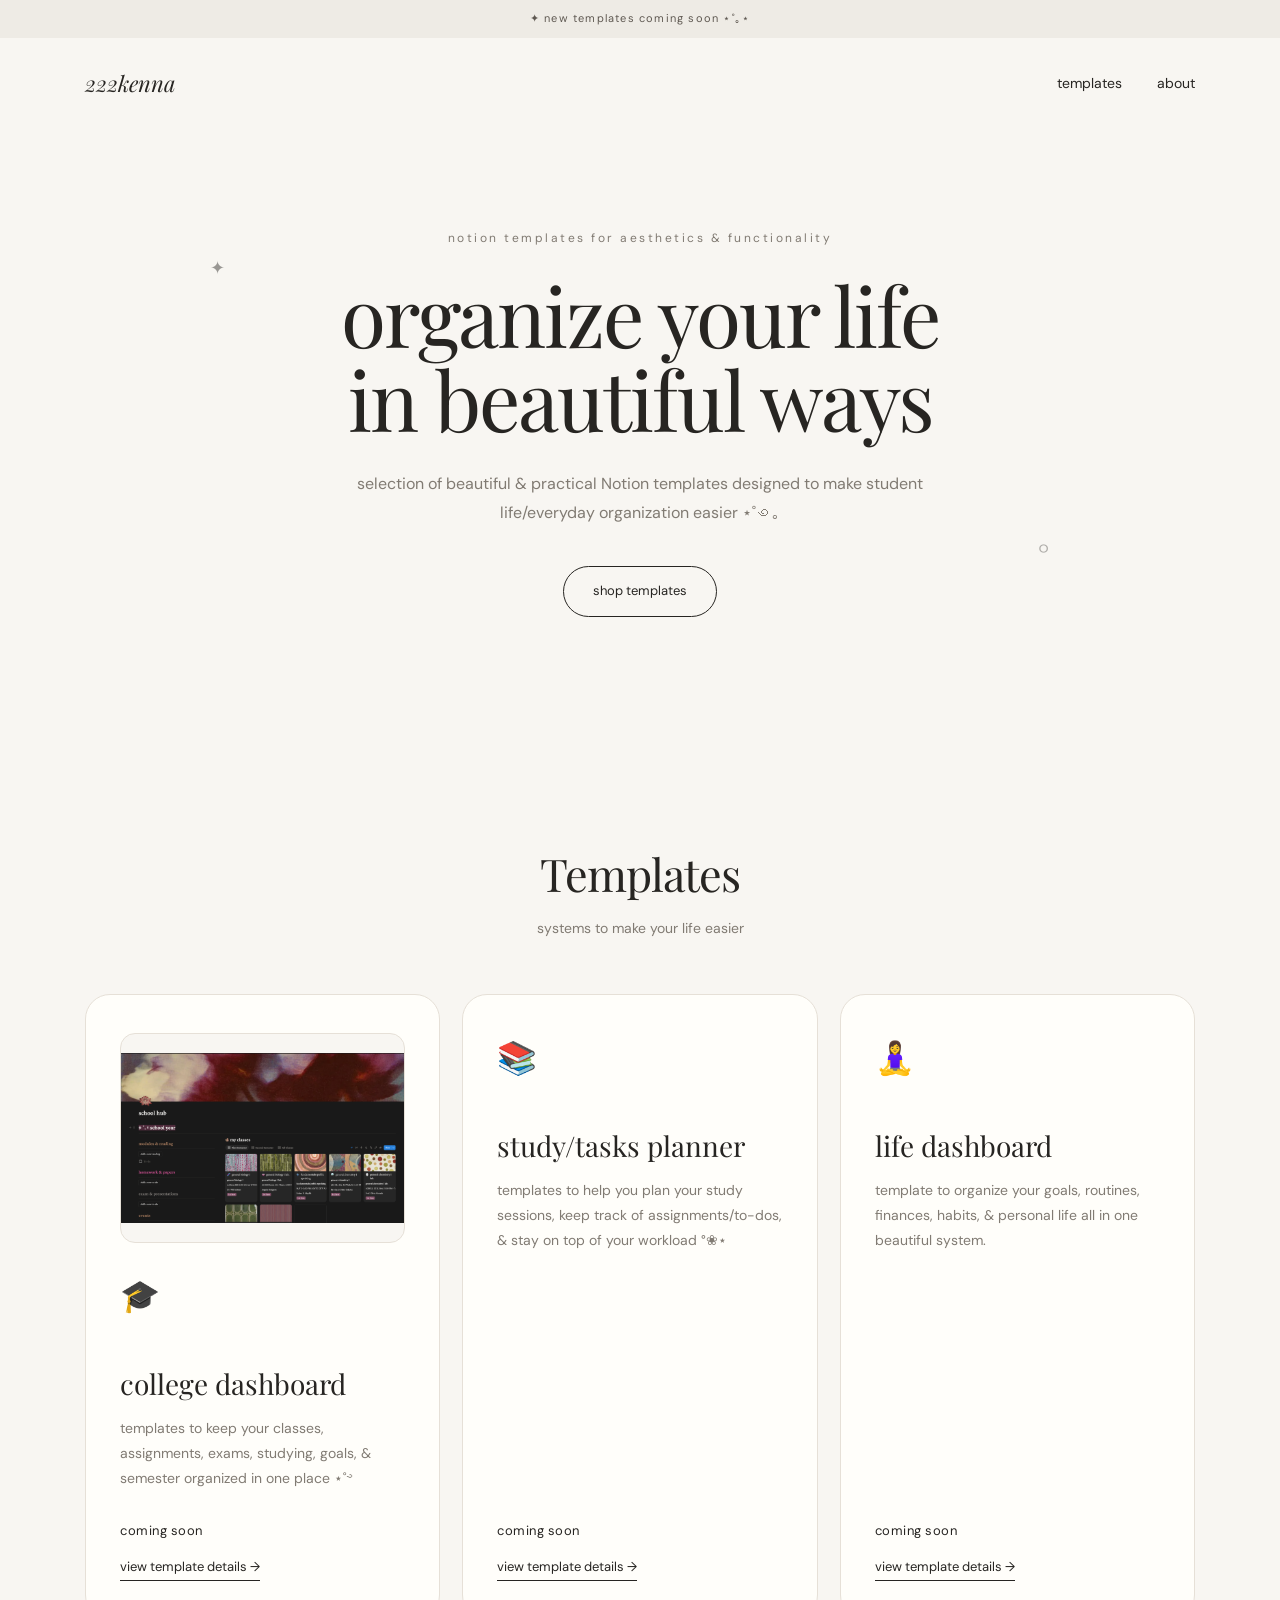
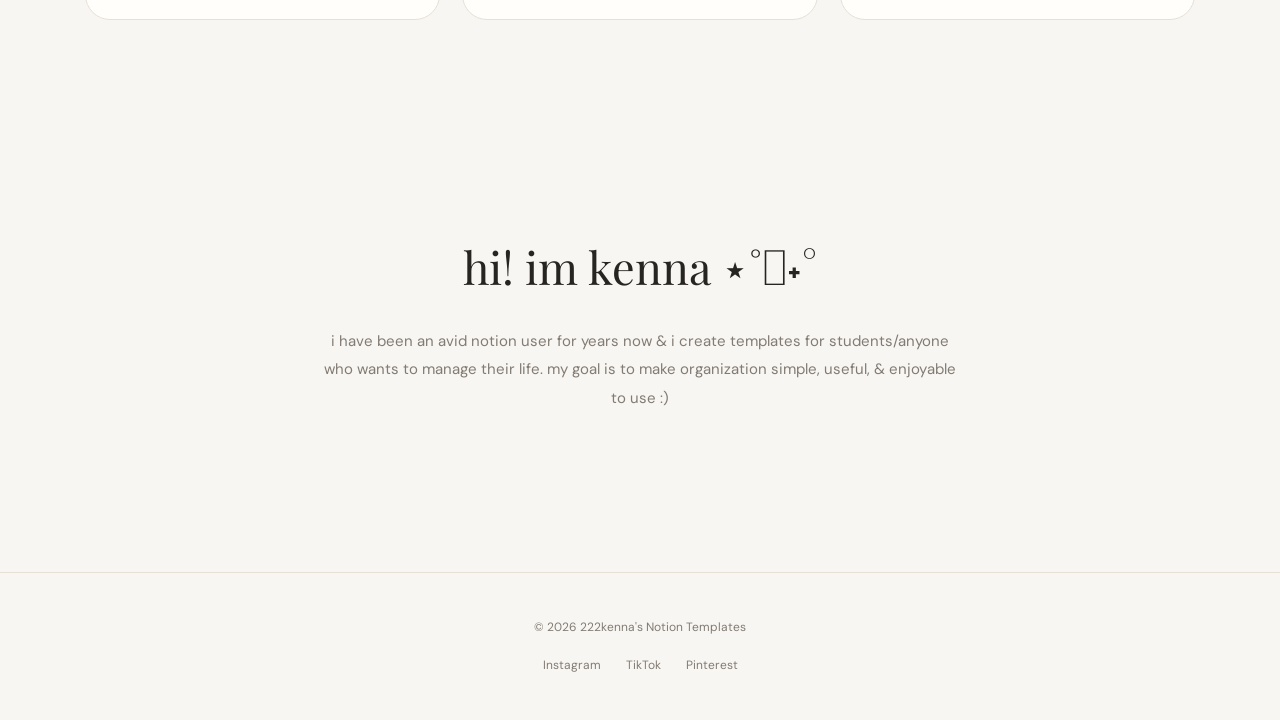
<file: index.html>
<!DOCTYPE html>
<html lang="en">
<head>
    <meta charset="UTF-8">
    <meta name="viewport" content="width=device-width, initial-scale=1.0">
    <link rel="stylesheet" href="style.css">

    <title>222kenna's Notion Templates</title>

    <meta
        name="description"
        content="Beautiful & practical Notion templates designed to make student life and everyday organization easier."
    >
</head>

<body>

    <!-- Announcement -->

    <div class="announcement">
        ✦ new templates coming soon ⋆˚｡⋆
    </div>


    <!-- Navigation -->

    <nav>

        <div class="logo">
            222kenna
        </div>

        <ul>
            <li>
                <a href="#templates">templates</a>
            </li>

            <li>
                <a href="#about">about</a>
            </li>
        </ul>

    </nav>


    <!-- Hero -->

    <header class="hero">

        <div class="eyebrow">
            notion templates for aesthetics & functionality
        </div>

        <h1>
            organize your life<br>
            in beautiful ways
        </h1>

        <p>
            selection of beautiful & practical Notion templates designed
            to make student life/everyday organization easier ⋆˚꩜｡
        </p>

        <a href="#templates" class="button">
            shop templates
        </a>

    </header>


    <!-- Templates -->

    <section id="templates">

        <div class="section-title">

            <h2>
                Templates
            </h2>

            <p>
                systems to make your life easier
            </p>

        </div>

        <div class="products">
        <!-- COLLEGE DASHBOARD -->

        <div class="product">

            <img
                src="college-dashboard.png"
                alt="college dashboard Notion template preview"
                class="product-image"
            >

            <div class="product-icon">
                🎓
            </div>

            <h3>
                college dashboard
            </h3>

            <p>
                templates to keep your classes, assignments, exams,
                studying, goals, & semester organized in one place ⋆˚࿔
            </p>

            <div class="price">
                coming soon
            </div>

           <a href="college-dashboard.html" class="product-button">
    view template details →
</a>

        </div>


        <!-- STUDY / TASKS PLANNER -->

        <div class="product">

            <div class="product-icon">
                📚
            </div>

            <h3>
                study/tasks planner
            </h3>

            <p>
                templates to help you plan your study sessions,
                keep track of assignments/to-dos, & stay on top
                of your workload °❀⋆
            </p>

            <div class="price">
                coming soon
            </div>

            <a href="#" class="product-button">
                view template details →
            </a>

        </div>


        <!-- LIFE DASHBOARD -->

        <div class="product">

            <div class="product-icon">
                🧘‍♀️
            </div>

            <h3>
                life dashboard
            </h3>

            <p>
                template to organize your goals, routines, finances,
                habits, & personal life all in one beautiful system.
            </p>

            <div class="price">
                coming soon
            </div>

            <a href="#" class="product-button">
                view template details →
            </a>

                   </div>

        </div>

    </section>


    <!-- About -->

    <section id="about" class="about">

        <h2>
            hi! im kenna ⋆˚𖤓˖°
        </h2>

        <p>
            i have been an avid notion user for years now & i create
            templates for students/anyone who wants to manage their life.
            my goal is to make organization simple, useful, & enjoyable
            to use :)
        </p>

    </section>


    <!-- Footer -->

    <footer>

        <div>
            © 2026 222kenna's Notion Templates
        </div>

        <div class="socials">

            <a
                href="https://www.instagram.com/222kenna/"
                target="_blank"
            >
                Instagram
            </a>

            <a
                href="https://www.tiktok.com/@sopunchdrunklovesick"
                target="_blank"
            >
                TikTok
            </a>

            <a
                href="https://www.pinterest.com/222pure/"
                target="_blank"
            >
                Pinterest
            </a>

        </div>

    </footer>

</body>
</html>
</file>
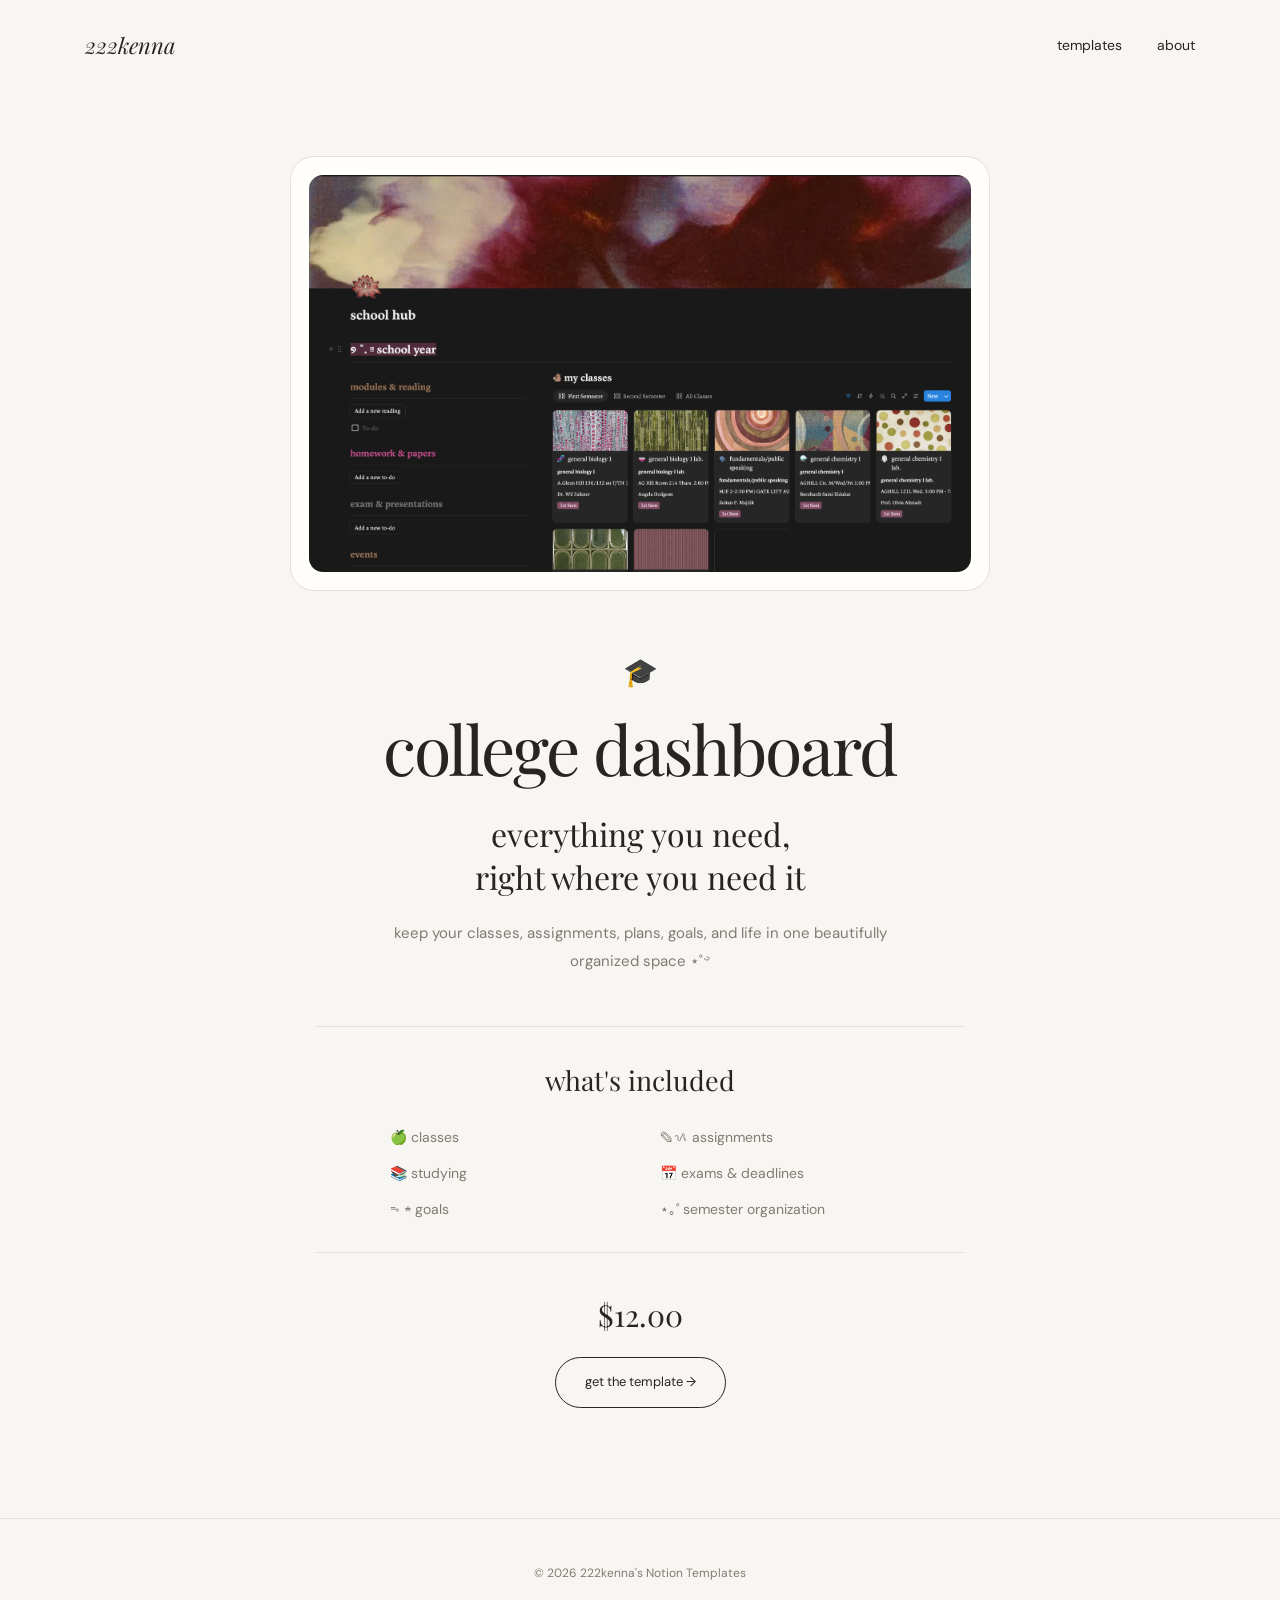
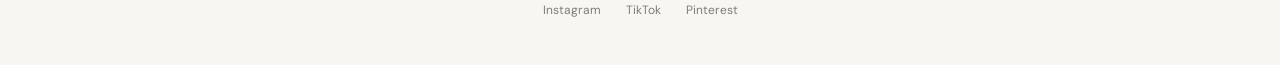
<file: college-dashboard.html>
<!DOCTYPE html>
<html lang="en">

<head>

    <meta charset="UTF-8">

    <meta
        name="viewport"
        content="width=device-width, initial-scale=1.0"
    >

    <link rel="stylesheet" href="style.css">

    <title>College Dashboard — 222kenna</title>

    <meta
        name="description"
        content="A beautiful and practical Notion dashboard for organizing your entire college life."
    >

</head>


<body>


    <!-- Navigation -->

    <nav>

        <div class="logo">
            222kenna
        </div>

        <ul>

            <li>
                <a href="index.html#templates">
                    templates
                </a>
            </li>

            <li>
                <a href="index.html#about">
                    about
                </a>
            </li>

        </ul>

    </nav>



    <!-- PRODUCT PAGE -->

    <main class="template-page">


        <!-- Main Preview -->

        <div class="template-preview">

            <img
                src="college-dashboard.png"
                alt="college dashboard Notion template preview"
            >

        </div>



        <!-- Product Information -->

        <div class="template-info">


            <div class="template-icon">
                🎓
            </div>


            <h1>
                college dashboard
            </h1>


            <h2>
                everything you need,<br>
                right where you need it
            </h2>


            <p class="template-description">
                keep your classes, assignments, plans, goals, and life in one
                beautifully organized space ⋆˚࿔
            </p>



            <!-- What's Included -->

            <div class="template-included">

                <h3>
                    what's included
                </h3>

                <ul>

                    <li>🍏 classes</li>

                    <li>✎ᝰ assignments</li>

                    <li>📚 studying</li>

                    <li>📅 exams & deadlines</li>

                    <li>ᯓ★ goals</li>

                    <li>⋆｡˚ semester organization</li>

                </ul>

            </div>



            <!-- Purchase -->

            <div class="template-purchase">

                <div class="template-price">
                    $12.00
                </div>

                <a
                    href="#"
                    class="button template-button"
                >
                    get the template →
                </a>

            </div>


        </div>

    </main>



    <!-- Footer -->

    <footer>

        <div>
            © 2026 222kenna's Notion Templates
        </div>


        <div class="socials">

            <a
                href="https://www.instagram.com/222kenna/"
                target="_blank"
            >
                Instagram
            </a>

            <a
                href="https://www.tiktok.com/@sopunchdrunklovesick"
                target="_blank"
            >
                TikTok
            </a>

            <a
                href="https://www.pinterest.com/222pure/"
                target="_blank"
            >
                Pinterest
            </a>

        </div>

    </footer>


</body>

</html>
</file>
<file: style.css>
@import url('https://fonts.googleapis.com/css2?family=DM+Sans:wght@400;500;600&family=Playfair+Display:ital,wght@0,400;0,500;1,400;1,500&display=swap');

:root {
    --background: #f8f6f2;
    --card: #fffefa;
    --text: #272522;
    --muted: #817b73;
    --border: #e6e0d7;
    --accent: #d8cfc2;
}

* {
    box-sizing: border-box;
    margin: 0;
    padding: 0;
}

html {
    scroll-behavior: smooth;
}

body {
    font-family: "DM Sans", sans-serif;
    background: var(--background);
    color: var(--text);
    line-height: 1.6;
    overflow-x: hidden;
}

a {
    text-decoration: none;
    color: inherit;
}


/* ============================= */
/* NAVIGATION */
/* ============================= */

nav {
    max-width: 1180px;
    margin: auto;
    padding: 28px 35px;

    display: flex;
    justify-content: space-between;
    align-items: center;

    font-size: 14px;
}

.logo {
    font-family: "Playfair Display", serif;
    font-size: 22px;
    font-style: italic;
}

nav ul {
    list-style: none;
    display: flex;
    gap: 35px;
}

nav a {
    transition: opacity 0.2s ease;
}

nav a:hover {
    opacity: 0.45;
}


/* ============================= */
/* HERO */
/* ============================= */

.hero {
    position: relative;

    max-width: 1000px;
    margin: 100px auto 130px;

    padding: 0 30px;

    text-align: center;
}

.hero::before {
    content: "✦";
    position: absolute;

    left: 7%;
    top: 25px;

    font-size: 18px;
    opacity: 0.45;

    animation: float 4s ease-in-out infinite;
}

.hero::after {
    content: "˚";
    position: absolute;

    right: 9%;
    bottom: 20px;

    font-size: 45px;
    font-family: "Playfair Display", serif;

    opacity: 0.35;

    animation: float 5s ease-in-out infinite;
}

@keyframes float {
    0%, 100% {
        transform: translateY(0);
    }

    50% {
        transform: translateY(-7px);
    }
}

.eyebrow {
    font-size: 12px;
    letter-spacing: 2.5px;

    text-transform: lowercase;

    color: var(--muted);

    margin-bottom: 25px;
}

.hero h1 {
    font-family: "Playfair Display", serif;

    font-size: clamp(48px, 7vw, 82px);

    font-weight: 400;

    line-height: 1.02;

    letter-spacing: -2px;

    margin-bottom: 30px;
}

.hero p {
    max-width: 630px;

    margin: auto;

    color: var(--muted);

    font-size: 16px;

    line-height: 1.8;
}

.button {
    display: inline-block;

    margin-top: 38px;

    padding: 14px 29px;

    border: 1px solid var(--text);

    border-radius: 100px;

    font-size: 13px;

    transition:
        background 0.25s ease,
        color 0.25s ease,
        transform 0.25s ease;
}

.button:hover {
    background: var(--text);
    color: white;

    transform: translateY(-2px);
}


/* ============================= */
/* SECTIONS */
/* ============================= */

section {
    max-width: 1180px;

    margin: auto;

    padding: 90px 35px;
}

.section-title {
    text-align: center;

    margin-bottom: 55px;
}

.section-title h2 {
    font-family: "Playfair Display", serif;

    font-size: 45px;

    font-weight: 400;

    letter-spacing: -1px;
}

.section-title p {
    margin-top: 8px;

    color: var(--muted);

    font-size: 14px;
}


/* ============================= */
/* PRODUCT GRID */
/* ============================= */

.products {
    display: grid;

    grid-template-columns:
        repeat(auto-fit, minmax(280px, 1fr));

    gap: 22px;
}

.product {
    position: relative;

    background: var(--card);

    border: 1px solid var(--border);

    border-radius: 25px;

    padding: 38px 34px;

    min-height: 390px;

    display: flex;
    flex-direction: column;

    transition:
        transform 0.3s ease,
        box-shadow 0.3s ease;
}

.product:hover {
    transform: translateY(-7px);

    box-shadow:
        0 20px 50px rgba(40, 35, 30, 0.07);
}

.product-icon {
    font-size: 32px;

    margin-bottom: 45px;
}

.product h3 {
    font-family: "Playfair Display", serif;

    font-size: 28px;

    font-weight: 400;

    line-height: 1.2;

    margin-bottom: 15px;

    text-transform: lowercase;
}

.product p {
    color: var(--muted);

    font-size: 14px;

    line-height: 1.8;
}

.price {
    margin-top: auto;

    padding-top: 30px;

    font-size: 13px;

    letter-spacing: 0.5px;

    text-transform: lowercase;
}

.product-button {
    display: inline-block;

    margin-top: 15px;

    width: fit-content;

    font-size: 13px;

    border-bottom: 1px solid var(--text);

    padding-bottom: 2px;

    transition: opacity 0.2s ease;
}

.product-button:hover {
    opacity: 0.45;
}


/* ============================= */
/* ABOUT */
/* ============================= */

.about {
    max-width: 720px;

    text-align: center;

    padding-top: 120px;
    padding-bottom: 120px;
}

.about h2 {
    font-family: "Playfair Display", serif;

    font-size: 45px;

    font-weight: 400;

    margin-bottom: 25px;
}

.about p {
    color: var(--muted);

    font-size: 15px;

    line-height: 1.9;
}


/* ============================= */
/* FOOTER */
/* ============================= */

footer {
    border-top: 1px solid var(--border);

    margin-top: 40px;

    padding: 45px 30px;

    text-align: center;

    color: var(--muted);

    font-size: 12px;
}

.socials {
    display: flex;

    justify-content: center;

    gap: 25px;

    margin-top: 18px;
}

.socials a {
    transition: opacity 0.2s ease;
}

.socials a:hover {
    opacity: 0.45;
}


/* ============================= */
/* MOBILE */
/* ============================= */

@media (max-width: 650px) {

    nav {
        padding: 22px 20px;
    }

    nav ul {
        gap: 17px;

        font-size: 12px;
    }

    .hero {
        margin-top: 70px;

        margin-bottom: 90px;
    }

    .hero h1 {
        font-size: 48px;

        letter-spacing: -1.5px;
    }

    .hero::before {
        left: 2%;
    }

    .hero::after {
        right: 2%;
    }

    section {
        padding: 65px 20px;
    }

    .section-title h2 {
        font-size: 38px;
    }

    .products {
        grid-template-columns: 1fr;
    }

    .product {
        min-height: 350px;

        padding: 30px;
    }

    .about {
        padding-top: 80px;
        padding-bottom: 80px;
    }

    .about h2 {
        font-size: 38px;
    }
}
/* ============================= */
/* ANNOUNCEMENT BAR */
/* ============================= */

.announcement {
    width: 100%;

    padding: 10px 20px;

    text-align: center;

    background: #eeebe5;

    color: #5f5952;

    font-size: 11px;

    letter-spacing: 1.2px;

    text-transform: lowercase;
}
/* ============================= */
/* TEMPLATE PREVIEWS */
/* ============================= */

.product-image {
    width: 100%;
    height: 210px;
object-fit: contain;
background: var(--background);

    border-radius: 15px;

    border: 1px solid var(--border);

    margin-bottom: 28px;

    display: block;

    transition: transform 0.3s ease;
}

.product:hover .product-image {
    transform: scale(1.02);
}
/* ============================= */
/* TEMPLATE PRODUCT PAGE */
/* ============================= */

.template-page {
    width: 100%;

    max-width: 900px;

    margin: 65px auto 110px;

    padding: 0 30px;

    display: flex;

    flex-direction: column;

    align-items: center;
}


/* ============================= */
/* TEMPLATE PREVIEW */
/* ============================= */

.template-preview {
    width: 100%;

    max-width: 700px;

    padding: 18px;

    background: var(--card);

    border: 1px solid var(--border);

    border-radius: 24px;

    margin-bottom: 60px;
}

.template-preview img {
    width: 100%;

    max-height: 520px;

    object-fit: contain;

    display: block;

    border-radius: 14px;
}


/* ============================= */
/* TEMPLATE INFORMATION */
/* ============================= */

.template-info {
    width: 100%;

    max-width: 650px;

    text-align: center;
}


/* ICON */

.template-icon {
    font-size: 28px;

    margin-bottom: 18px;
}


/* TITLE */

.template-info h1 {
    font-family: "Playfair Display", serif;

    font-size: clamp(48px, 6vw, 68px);

    font-weight: 400;

    line-height: 1;

    letter-spacing: -2px;

    margin-bottom: 30px;

    text-transform: lowercase;
}


/* SUBTITLE */

.template-info h2 {
    font-family: "Playfair Display", serif;

    font-size: clamp(25px, 3vw, 32px);

    font-weight: 400;

    line-height: 1.35;

    margin-bottom: 20px;
}


/* DESCRIPTION */

.template-description {
    max-width: 560px;

    margin: 0 auto;

    color: var(--muted);

    font-size: 15px;

    line-height: 1.9;
}


/* ============================= */
/* WHAT'S INCLUDED */
/* ============================= */

.template-included {
    width: 100%;

    margin-top: 50px;

    padding: 32px 0;

    border-top: 1px solid var(--border);

    border-bottom: 1px solid var(--border);
}

.template-included h3 {
    font-family: "Playfair Display", serif;

    font-size: 27px;

    font-weight: 400;

    margin-bottom: 25px;
}

.template-included ul {
    list-style: none;

    max-width: 500px;

    margin: 0 auto;

    display: grid;

    grid-template-columns: 1fr 1fr;

    gap: 15px 40px;

    text-align: left;

    color: var(--muted);

    font-size: 14px;
}

.template-included li {
    line-height: 1.5;
}


/* ============================= */
/* PURCHASE */
/* ============================= */

.template-purchase {
    margin-top: 38px;

    display: flex;

    flex-direction: column;

    align-items: center;

    gap: 18px;
}

.template-price {
    font-family: "Playfair Display", serif;

    font-size: 30px;
}

.template-button {
    margin-top: 0;
}


/* ============================= */
/* MOBILE */
/* ============================= */

@media (max-width: 650px) {

    .template-page {
        margin-top: 45px;

        margin-bottom: 80px;

        padding: 0 20px;
    }

    .template-preview {
        padding: 10px;

        margin-bottom: 45px;

        border-radius: 20px;
    }

    .template-preview img {
        max-height: 400px;

        border-radius: 12px;
    }

    .template-info h1 {
        font-size: 48px;

        letter-spacing: -1.5px;
    }

    .template-info h2 {
        font-size: 25px;
    }

    .template-description {
        font-size: 14px;

        line-height: 1.8;
    }

    .template-included ul {
        grid-template-columns: 1fr;

        text-align: center;
    }

}
</file>
